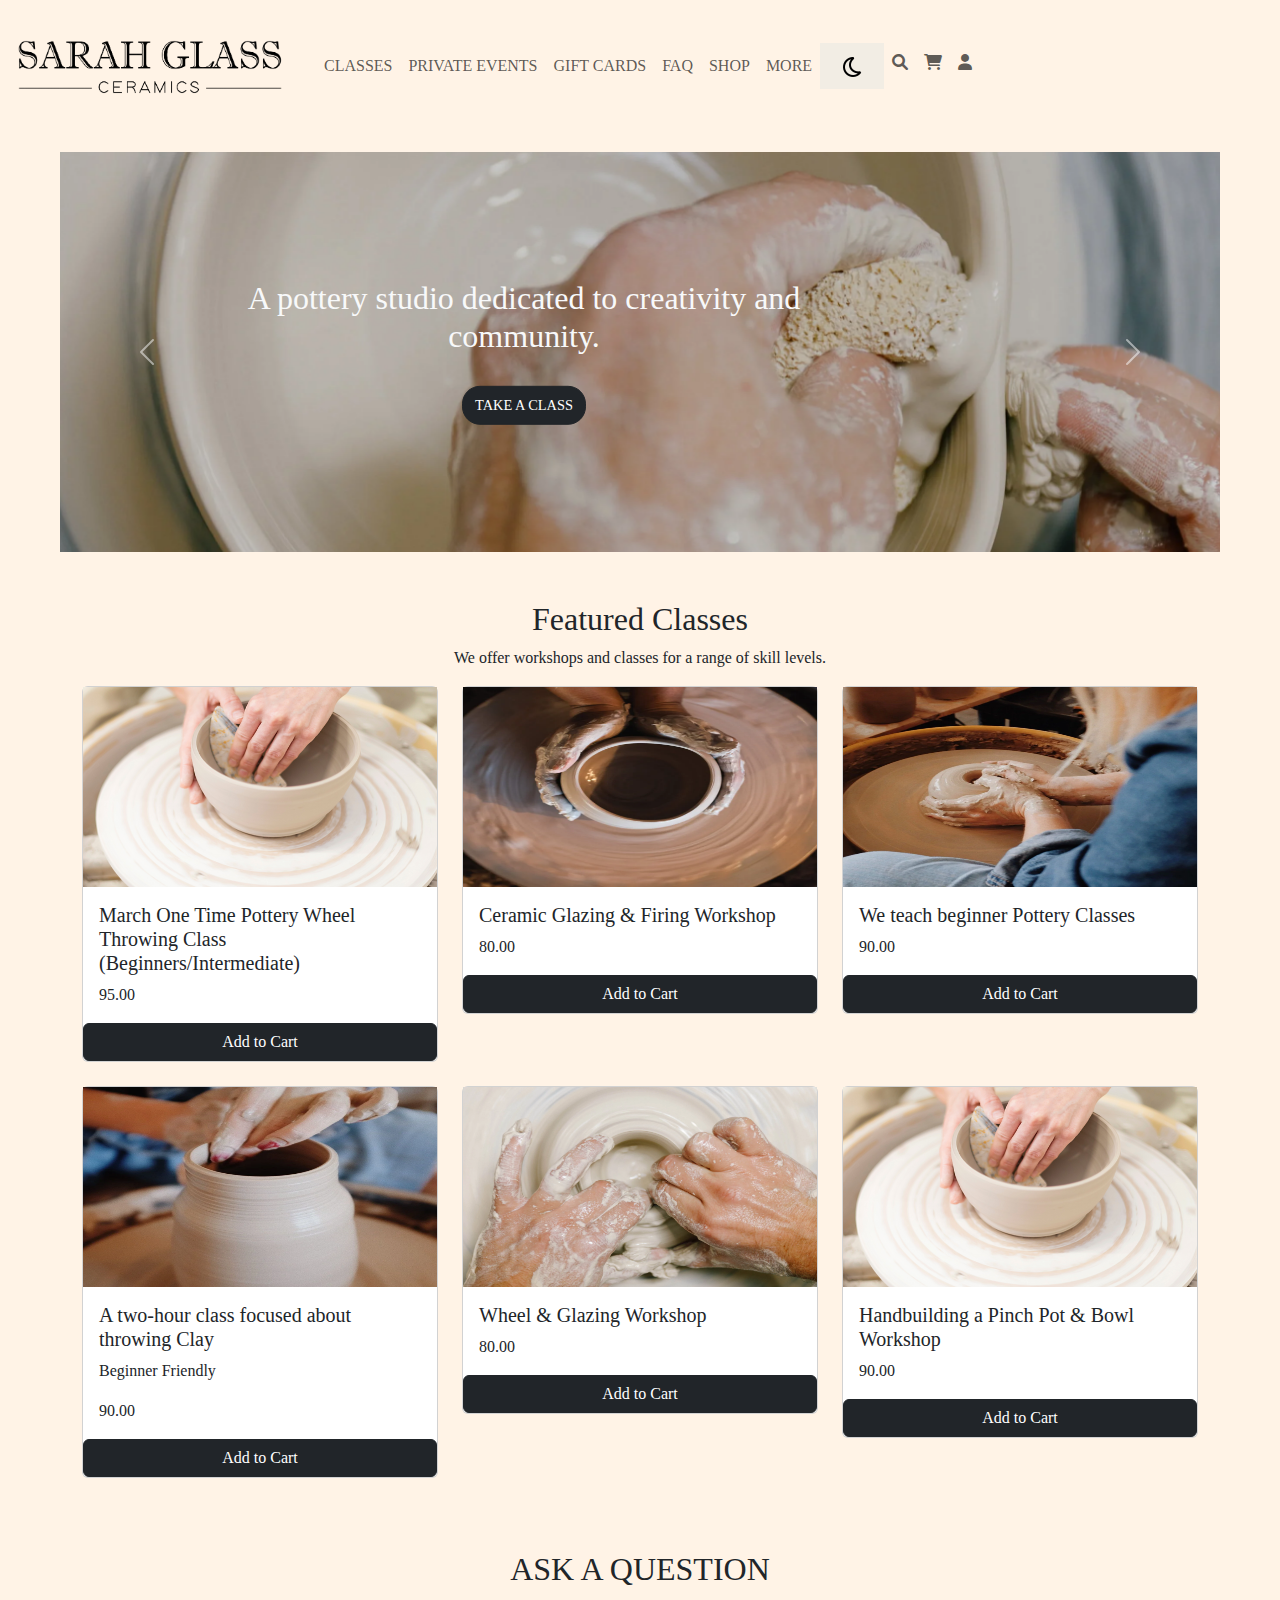
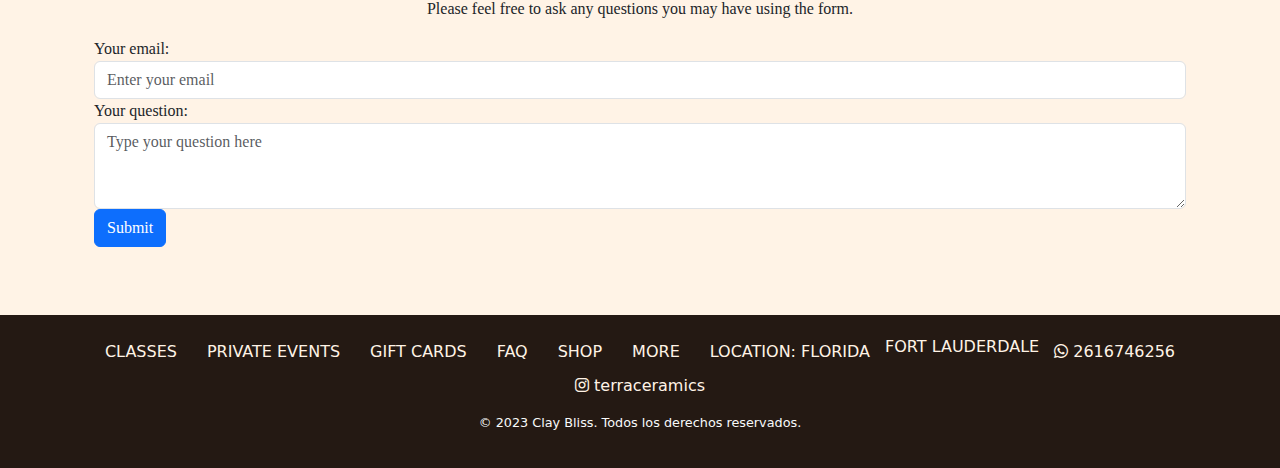
<file: index.html>
<!doctype html>
<html lang="es">
  <head>
    <meta charset="utf-8">
    <meta name="viewport" content="width=device-width, initial-scale=1">
    <title>Bootstrap demo</title>
    <link rel="stylesheet" href="style.css">
    <link rel="stylesheet" href="https://cdnjs.cloudflare.com/ajax/libs/font-awesome/6.0.0-beta3/css/all.min.css">  
    <link rel="stylesheet" href="https://fonts.google.com/specimen/Poppins?query=Poppins">
    <link href="https://cdn.jsdelivr.net/npm/bootstrap@5.3.3/dist/css/bootstrap.min.css" rel="stylesheet" integrity="sha384-QWTKZyjpPEjISv5WaRU9OFeRpok6YctnYmDr5pNlyT2bRjXh0JMhjY6hW+ALEwIH" crossorigin="anonymous">
  </head>

  <body>
    <div class="container-padre">
        <header class="bg-light">  
            <!-- Encabezado -->  
            <nav class="navbar navbar-expand-lg" id="navbar-inicial">  
                <a class="navbar-brand" href="#">  
                    <img class="logo" src="./imagenes/Logo.png" alt="Logo" width="300" height="auto">  
                </a>  
                <button class="navbar-toggler" type="button" data-bs-toggle="collapse" data-bs-target="#navbarNav" aria-controls="navbarNav" aria-expanded="false" aria-label="Toggle navigation">  
                    <span class="navbar-toggler-icon"></span>  
                </button>  
                <div class="collapse navbar-collapse" id="navbarNav">  
                    <ul class="navbar-nav mr-auto">  
                        <li class="nav-item"><a class="nav-link" href="#clases">CLASSES</a></li>  
                        <li class="nav-item"><a class="nav-link" href="./index5.html">PRIVATE EVENTS</a></li>  
                        <li class="nav-item"><a class="nav-link" href="./index6.html">GIFT CARDS</a></li>  
                        <li class="nav-item"><a class="nav-link" href="./index4.html">FAQ</a></li>  
                        <li class="nav-item"><a class="nav-link" href="./index7.html">SHOP</a></li>  
                        <li class="nav-item"><a class="nav-link" href="#more">MORE</a></li>  
                    </ul>  
                    <div class="navbar-nav">  
                        <button id="modo-oscuro-claro" aria-label="Cambiar entre modo claro y oscuro">  
                            <img id="modo-icono" src="./imagenes/dark mode.png" alt="Modo Oscuro" />  
                        </button>  
                        <a class="nav-link" href="#"><i class="fas fa-search"></i></a>  
                        <a class="nav-link" href="#" id="toggle-carrito"><i class="fas fa-shopping-cart"></i></a>  
                        <a class="nav-link" href="./index3.html"><i class="fas fa-user"></i></a>  
                        <div id="carrito" class="carrito">  
                            <h2>Carrito de Compras</h2>  
                            <ul id="carrito-lista"></ul>  
                            <p id="total">Total: \$0</p>  
                            <button id="cerrar-carrito" class="btn btn-danger">Cerrar</button>  
                            <button id="limpiar-carrito" class="btn btn-warning">Limpiar Carrito</button> <!-- Botón de limpiar -->  
                            <button id="comprar-carrito" class="btn btn-success">Comprar</button>
                        </div> 
                    </div>  
                </div>   
            </nav>   
        </header>  
    <section class="carrusel" > <!-- Contenido de Carrusel -->
        <div class = "col-sm-8 col-md-12 col-lg-16">
            <div id="carouselExampleFade" class="carousel slide carousel-fade">
                <div class="carousel-inner">
                  <div class="carousel-item active">
                    <img src="./imagenes/FOTO 1.jpg" class="d-block w-100 fotocarrusel" alt="...">
                    <div class="overlay text-center">  
                        <h4>A pottery studio dedicated to creativity and community.</h4>  
                        <a href="./index2.html" class="btn btn-dark">TAKE A CLASS</a>  
                    </div>  
                  </div>
                  <div class="carousel-item">
                    <img src="./imagenes/Foto carrusel1.jpg" class="d-block w-100 fotocarrusel" alt="...">
                  </div>
                  <div class="carousel-item">
                    <img src="./imagenes/foto carrusel2.jpg" class="d-block w-100 fotocarrusel" alt="...">
                  </div>
                  <div class="carousel-item">
                    <img src="./imagenes/foto carrusel3.jpg" class="d-block w-100 fotocarrusel" alt="...">
                  </div>
                </div>
                <button class="carousel-control-prev" type="button" data-bs-target="#carouselExampleFade" data-bs-slide="prev">
                  <span class="carousel-control-prev-icon" aria-hidden="true"></span>
                  <span class="visually-hidden">Previous</span>
                </button>
                <button class="carousel-control-next" type="button" data-bs-target="#carouselExampleFade" data-bs-slide="next">
                  <span class="carousel-control-next-icon" aria-hidden="true"></span>
                  <span class="visually-hidden">Next</span>
                </button>
              </div>
        </div>
        <div class="container my-5" id = "clases">  
            <h2 class="text-center">Featured Classes</h2>  
            <p class="text-center">We offer workshops and classes for a range of skill levels.</p>  
            <div class="row">  
                <!-- Clase1 -->  
                <div class="col-md-4 mb-4">  
                    <div class="card">  
                        <img class="img" src="./imagenes/Banner2.jpg" alt="">  
                        <div class="card-body">  
                            <h5 class="card-title">March One Time Pottery Wheel Throwing Class (Beginners/Intermediate)</h5>  
                            <p class="card-text">95.00</p>  
                        </div>  
                        <a href="#" class="btn btn-dark agregar-al-carrito">Add to Cart</a>  
                    </div>  
                </div>  
                <!-- Clase2 -->  
                <div class="col-md-4 mb-4">  
                    <div class="card">  
                        <img class="img" src="./imagenes/s834143412108680506_p146_i12_w816.jpg" alt="">  
                        <div class="card-body">  
                            <h5 class="card-title">Ceramic Glazing & Firing Workshop</h5>  
                            <p class="card-text">80.00</p>  
                        </div>  
                        <a href="#" class="btn btn-dark agregar-al-carrito">Add to Cart</a>  
                    </div>  
                </div>  
                <!-- Clase3 -->  
                <div class="col-md-4 mb-4">  
                    <div class="card">  
                        <img class="img" src="./imagenes/s834143412108680506_p415_i1_w1242.jpg" alt="">  
                        <div class="card-body">  
                            <h5 class="card-title">We teach beginner Pottery Classes</h5>  
                            <p class="card-text">90.00</p>  
                        </div>  
                        <a href="#" class="btn btn-dark agregar-al-carrito">Add to Cart</a>  
                    </div>  
                </div>  
                <!-- Clase4 -->  
                <div class="col-md-4 mb-4">  
                    <div class="card">  
                        <img class="img" src="./imagenes/s834143412108680506_p415_i3_w1080.jpg" alt="">  
                        <div class="card-body">  
                            <h5 class="card-title">A two-hour class focused about throwing Clay</h5>  
                            <p class="card-text">Beginner Friendly</p>  
                            <p class="card-text">90.00</p>  
                        </div>  
                        <a href="#" class="btn btn-dark agregar-al-carrito">Add to Cart</a>  
                    </div>  
                </div>  
                <!-- Clase5 -->  
                <div class="col-md-4 mb-4">  
                    <div class="card">  
                        <img class="img" src="./imagenes/s834143412108680506_p421_i1_w2300.jpg" alt="">  
                        <div class="card-body">  
                            <h5 class="card-title">Wheel & Glazing Workshop</h5>  
                            <p class="card-text">80.00</p>  
                        </div>  
                        <a href="#" class="btn btn-dark agregar-al-carrito">Add to Cart</a>  
                    </div>  
                </div>  
                <!-- Clase6 -->  
                <div class="col-md-4 mb-4">  
                    <div class="card">  
                        <img class="img" src="./imagenes/Banner2.jpg" alt="">  
                        <div class="card-body">  
                            <h5 class="card-title">Handbuilding a Pinch Pot & Bowl Workshop</h5>  
                            <p class="card-text">90.00</p>  
                        </div>  
                        <a href="#" class="btn btn-dark agregar-al-carrito">Add to Cart</a>  
                    </div>  
                </div>  
            </div>   
     
        <div class="container my-5" id = "more">  
            <h2 class="text-center">ASK A QUESTION</h2>  
            <p class="text-center">Please feel free to ask any questions you may have using the form.</p>  
            <form>  
                <div class="form-group">  
                    <label for="email">Your email:</label>  
                    <input type="email" class="form-control" id="email" placeholder="Enter your email" required>  
                </div>  
                <div class="form-group">  
                    <label for="question">Your question:</label>  
                    <textarea class="form-control" id="question" rows="3" placeholder="Type your question here" required></textarea>  
                </div>  
                <button type="submit" class="btn btn-primary">Submit</button>  
            </form>  
        </div>  
    </section>
</div>
<footer class="footer">  
    <div class="footer-content">  

        <nav class="nav-links">  
            <a href="#">CLASSES</a>  
            <a href="#">PRIVATE EVENTS</a>  
            <a href="#">GIFT CARDS</a>  
            <a href="#">FAQ</a>  
            <a href="#">SHOP</a>  
            <a href="#">MORE</a>  
            <a href="https://maps.app.goo.gl/x5RfNmLGuk3n5J3i9">LOCATION: FLORIDA</a>  
            <span>FORT LAUDERDALE</span>  
            <a href="https://wa.me/2616746256" class="contact-link">  
                <i class="fab fa-whatsapp"></i> 2616746256  
            </a>  
            <a href="https://www.instagram.com/terraceramics/" class="contact-link">  
                <i class="fab fa-instagram"></i> terraceramics  
            </a>  
        </nav>  
    </div>   
    <p>&copy; 2023 Clay Bliss. Todos los derechos reservados.</p>  
</footer>
<script src="script.js"></script>
    <script src="https://cdn.jsdelivr.net/npm/bootstrap@5.3.3/dist/js/bootstrap.bundle.min.js" integrity="sha384-YvpcrYf0tY3lHB60NNkmXc5s9fDVZLESaAA55NDzOxhy9GkcIdslK1eN7N6jIeHz" crossorigin="anonymous"></script>
  </body>
</html>
</file>
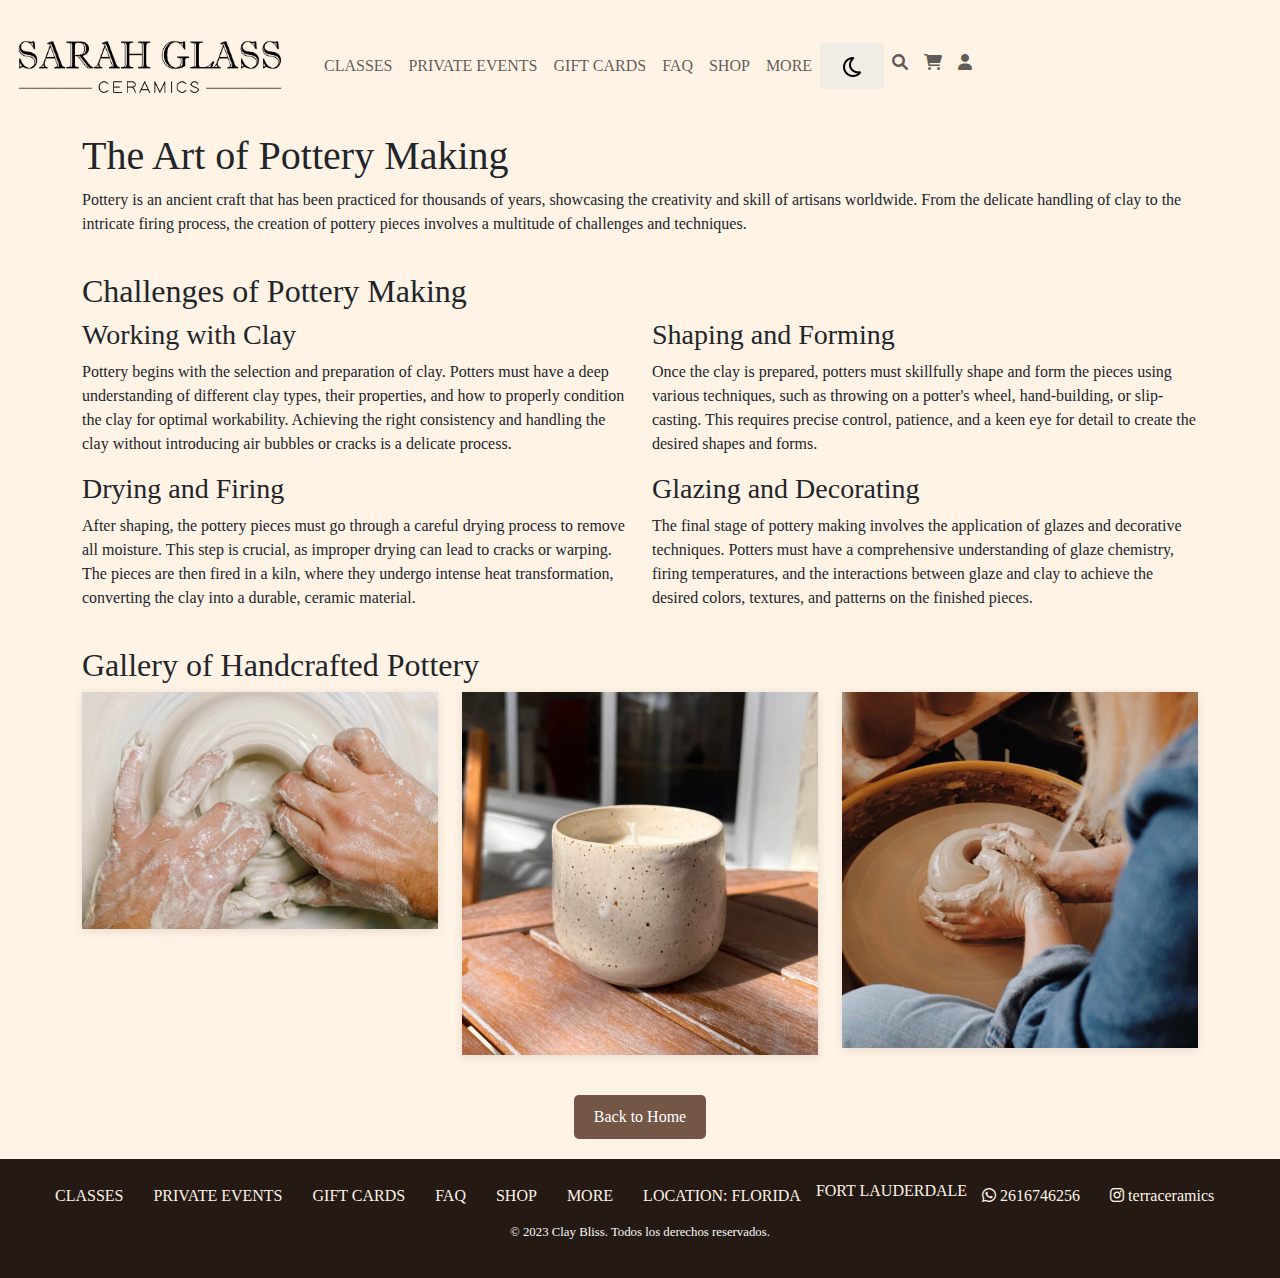
<file: index2.html>
<!DOCTYPE html> 
<html lang="en">
    <head>
        <meta charset="utf-8">
        <meta name="viewport" content="width=device-width, initial-scale=1">
        <title>Bootstrap demo</title>
        <link rel="stylesheet" href="style.css">
        <link rel="stylesheet" href="https://cdnjs.cloudflare.com/ajax/libs/font-awesome/6.0.0-beta3/css/all.min.css">  
        <link rel="stylesheet" href="https://fonts.google.com/specimen/Poppins?query=Poppins">
        <link href="https://cdn.jsdelivr.net/npm/bootstrap@5.3.3/dist/css/bootstrap.min.css" rel="stylesheet" integrity="sha384-QWTKZyjpPEjISv5WaRU9OFeRpok6YctnYmDr5pNlyT2bRjXh0JMhjY6hW+ALEwIH" crossorigin="anonymous">
      </head>
<body>
    <div class="container-padre">
        <header class="bg-light">  
            <!-- Encabezado -->  
            <nav class="navbar navbar-expand-lg" id="navbar-inicial">  
                <a class="navbar-brand" href="#">  
                    <img class="logo" src="./imagenes/Logo.png" alt="Logo" width="300" height="auto">  
                </a>  
                <button class="navbar-toggler" type="button" data-bs-toggle="collapse" data-bs-target="#navbarNav" aria-controls="navbarNav" aria-expanded="false" aria-label="Toggle navigation">  
                    <span class="navbar-toggler-icon"></span>  
                </button>  
                <div class="collapse navbar-collapse" id="navbarNav">  
                    <ul class="navbar-nav mr-auto">  
                        <li class="nav-item"><a class="nav-link" href="#clases">CLASSES</a></li>  
                        <li class="nav-item"><a class="nav-link" href="./index5.html">PRIVATE EVENTS</a></li>  
                        <li class="nav-item"><a class="nav-link" href="./index6.html">GIFT CARDS</a></li>  
                        <li class="nav-item"><a class="nav-link" href="./index4.html">FAQ</a></li>  
                        <li class="nav-item"><a class="nav-link" href="./index7.html">SHOP</a></li>  
                        <li class="nav-item"><a class="nav-link" href="#more">MORE</a></li>  
                    </ul>  
                    <div class="navbar-nav">  
                        <button id="modo-oscuro-claro" aria-label="Cambiar entre modo claro y oscuro">  
                            <img id="modo-icono" src="./imagenes/dark mode.png" alt="Modo Oscuro" />  
                        </button>  
                        <a class="nav-link" href="#"><i class="fas fa-search"></i></a>  
                        <a class="nav-link" href="#" id="toggle-carrito"><i class="fas fa-shopping-cart"></i></a>  
                        <a class="nav-link" href="./index3.html"><i class="fas fa-user"></i></a>  
                        <div id="carrito" class="carrito">  
                            <h2>Carrito de Compras</h2>  
                            <ul id="carrito-lista"></ul>  
                            <p id="total">Total: \$0</p>  
                            <button id="cerrar-carrito" class="btn btn-danger">Cerrar</button>  
                            <button id="limpiar-carrito" class="btn btn-warning">Limpiar Carrito</button> <!-- Botón de limpiar --> 
                            <button id="comprar-carrito" class="btn btn-success">Comprar</button> 
                        </div> 
                    </div>  
                </div>   
            </nav>   
        </header>  
    
  
            <div class="container">
                <h1>The Art of Pottery Making</h1>
                <p>Pottery is an ancient craft that has been practiced for thousands of years, showcasing the creativity and skill of artisans worldwide. From the delicate handling of clay to the intricate firing process, the creation of pottery pieces involves a multitude of challenges and techniques.</p>
            </div>
      
    

            <div class="container">
                <h2>Challenges of Pottery Making</h2>
                <div class="row">
                    <div class="col-md-6">
                        <h3>Working with Clay</h3>
                        <p>Pottery begins with the selection and preparation of clay. Potters must have a deep understanding of different clay types, their properties, and how to properly condition the clay for optimal workability. Achieving the right consistency and handling the clay without introducing air bubbles or cracks is a delicate process.</p>
                    </div>
                    <div class="col-md-6">
                        <h3>Shaping and Forming</h3>
                        <p>Once the clay is prepared, potters must skillfully shape and form the pieces using various techniques, such as throwing on a potter's wheel, hand-building, or slip-casting. This requires precise control, patience, and a keen eye for detail to create the desired shapes and forms.</p>
                    </div>
                </div>
                <div class="row">
                    <div class="col-md-6">
                        <h3>Drying and Firing</h3>
                        <p>After shaping, the pottery pieces must go through a careful drying process to remove all moisture. This step is crucial, as improper drying can lead to cracks or warping. The pieces are then fired in a kiln, where they undergo intense heat transformation, converting the clay into a durable, ceramic material.</p>
                    </div>
                    <div class="col-md-6">
                        <h3>Glazing and Decorating</h3>
                        <p>The final stage of pottery making involves the application of glazes and decorative techniques. Potters must have a comprehensive understanding of glaze chemistry, firing temperatures, and the interactions between glaze and clay to achieve the desired colors, textures, and patterns on the finished pieces.</p>
                    </div>
                </div>
            </div>

    
   
            <div class="container">
                <h2>Gallery of Handcrafted Pottery</h2>
                <div class="row">
                    <div class="col-md-4">
                        <img src="./imagenes/s834143412108680506_p421_i1_w2300.jpg" alt="Pottery Piece 1" class="img-fluid">
                    </div>
                    <div class="col-md-4">
                        <img src="./imagenes/s834143412108680506_p293_i3_w1200.jpg" alt="Pottery Piece 2" class="img-fluid">
                    </div>
                    <div class="col-md-4">
                        <img src="./imagenes/s834143412108680506_p415_i1_w1242.jpg" alt="Pottery Piece 3" class="img-fluid">
                    </div>
                </div>
            </div>

            <div class="container text-center">  <!-- Centrar el botón -->  
                <a href="index.html" id="btn-volver" >Back to Home</a> <!-- Botón de regreso -->  
            </div>  
            <footer class="footer">  
                <div class="footer-content">  
            
                    <nav class="nav-links">  
                        <a href="#">CLASSES</a>  
                        <a href="#">PRIVATE EVENTS</a>  
                        <a href="#">GIFT CARDS</a>  
                        <a href="#">FAQ</a>  
                        <a href="#">SHOP</a>  
                        <a href="#">MORE</a>  
                        <a href="https://maps.app.goo.gl/x5RfNmLGuk3n5J3i9">LOCATION: FLORIDA</a>  
                        <span>FORT LAUDERDALE</span>  
                        <a href="https://wa.me/2616746256" class="contact-link">  
                            <i class="fab fa-whatsapp"></i> 2616746256  
                        </a>  
                        <a href="https://www.instagram.com/terraceramics/" class="contact-link">  
                            <i class="fab fa-instagram"></i> terraceramics  
                        </a>  
                    </nav>  
                </div>   
                <p>&copy; 2023 Clay Bliss. Todos los derechos reservados.</p>  
            </footer>
</div>
    <script src="script.js"></script>
        <script src="https://cdn.jsdelivr.net/npm/bootstrap@5.3.3/dist/js/bootstrap.bundle.min.js" integrity="sha384-YvpcrYf0tY3lHB60NNkmXc5s9fDVZLESaAA55NDzOxhy9GkcIdslK1eN7N6jIeHz" crossorigin="anonymous"></script>
</body>
</file>
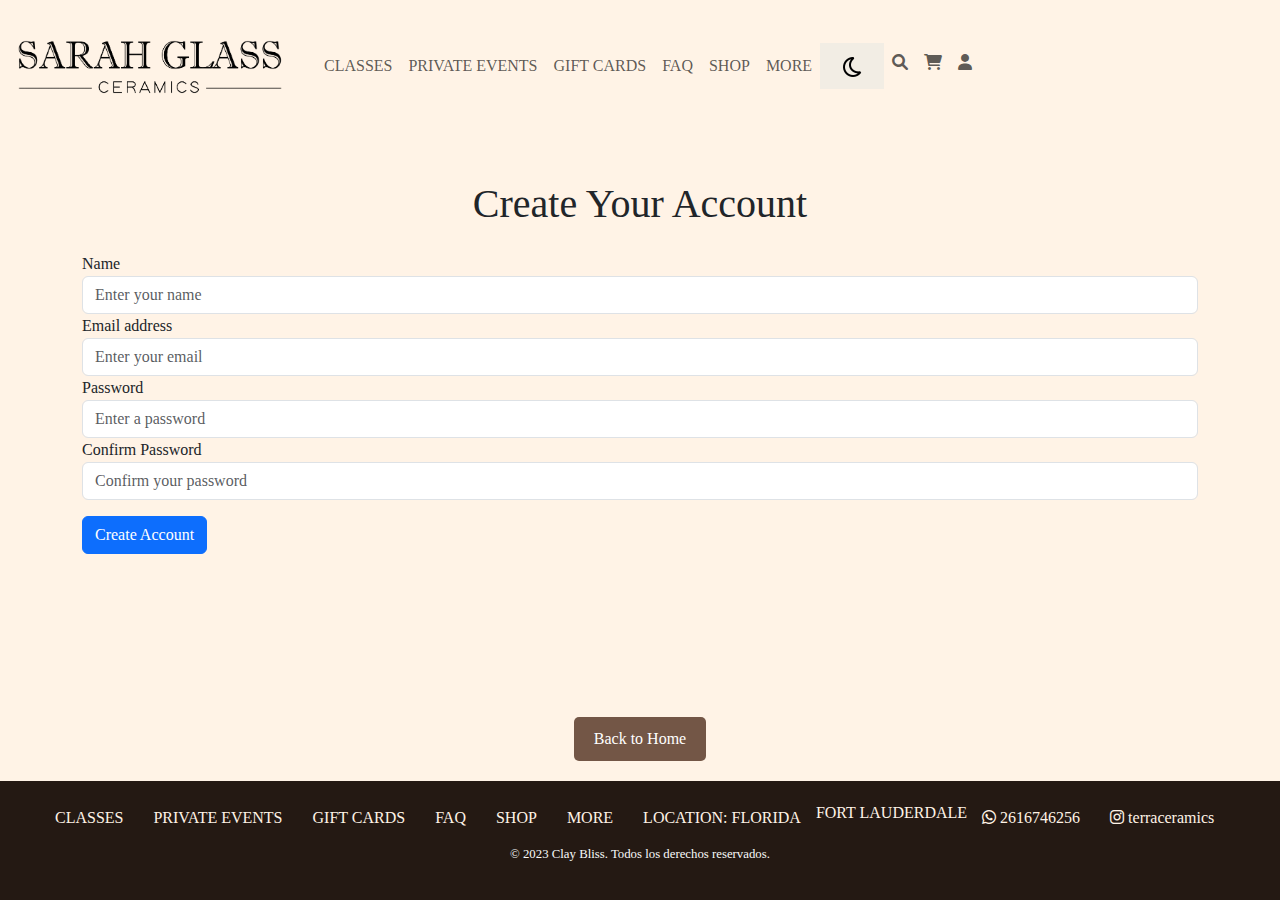
<file: index3.html>
<!DOCTYPE html>
<html lang="en">
<head>
    <meta charset="utf-8">
    <meta name="viewport" content="width=device-width, initial-scale=1">
    <title>User Registration</title>
    <link rel="stylesheet" href="style.css">
    <link rel="stylesheet" href="https://cdnjs.cloudflare.com/ajax/libs/font-awesome/6.0.0-beta3/css/all.min.css">
    <link rel="stylesheet" href="https://fonts.google.com/specimen/Poppins?query=Poppins">
    <link href="https://cdn.jsdelivr.net/npm/bootstrap@5.3.3/dist/css/bootstrap.min.css" rel="stylesheet" integrity="sha384-QWTKZyjpPEjISv5WaRU9OFeRpok6YctnYmDr5pNlyT2bRjXh0JMhjY6hW+ALEwIH" crossorigin="anonymous">
</head>
<body>
    <div class="container-padre">
        <header class="bg-light">  
            <!-- Encabezado -->  
            <nav class="navbar navbar-expand-lg" id="navbar-inicial">  
                <a class="navbar-brand" href="#">  
                    <img class="logo" src="./imagenes/Logo.png" alt="Logo" width="300" height="auto">  
                </a>  
                <button class="navbar-toggler" type="button" data-bs-toggle="collapse" data-bs-target="#navbarNav" aria-controls="navbarNav" aria-expanded="false" aria-label="Toggle navigation">  
                    <span class="navbar-toggler-icon"></span>  
                </button>  
                <div class="collapse navbar-collapse" id="navbarNav">  
                    <ul class="navbar-nav mr-auto">  
                        <li class="nav-item"><a class="nav-link" href="#clases">CLASSES</a></li>  
                        <li class="nav-item"><a class="nav-link" href="./index5.html">PRIVATE EVENTS</a></li>  
                        <li class="nav-item"><a class="nav-link" href="./index6.html">GIFT CARDS</a></li>  
                        <li class="nav-item"><a class="nav-link" href="./index4.html">FAQ</a></li>  
                        <li class="nav-item"><a class="nav-link" href="./index7.html">SHOP</a></li>  
                        <li class="nav-item"><a class="nav-link" href="#more">MORE</a></li>  
                    </ul>  
                    <div class="navbar-nav">  
                        <button id="modo-oscuro-claro" aria-label="Cambiar entre modo claro y oscuro">  
                            <img id="modo-icono" src="./imagenes/dark mode.png" alt="Modo Oscuro" />  
                        </button>  
                        <a class="nav-link" href="#"><i class="fas fa-search"></i></a>  
                        <a class="nav-link" href="#" id="toggle-carrito"><i class="fas fa-shopping-cart"></i></a>  
                        <a class="nav-link" href="./index3.html"><i class="fas fa-user"></i></a>  
                        <div id="carrito" class="carrito">  
                            <h2>Carrito de Compras</h2>  
                            <ul id="carrito-lista"></ul>  
                            <p id="total">Total: \$0</p>  
                            <button id="cerrar-carrito" class="btn btn-danger">Cerrar</button>  
                            <button id="limpiar-carrito" class="btn btn-warning">Limpiar Carrito</button> <!-- Botón de limpiar -->  
                            <button id="comprar-carrito" class="btn btn-success">Comprar</button>
                        </div> 
                    </div>  
                </div>   
            </nav>   
        </header>  

        <main>
            <div class="container mt-5">
                <h1 class="text-center mb-4">Create Your Account</h1>
                <form>
                    <div class="form-group">
                        <label for="name">Name</label>
                        <input type="text" class="form-control" id="name" placeholder="Enter your name">
                    </div>
                    <div class="form-group">
                        <label for="email">Email address</label>
                        <input type="email" class="form-control" id="email" placeholder="Enter your email">
                    </div>
                    <div class="form-group">
                        <label for="password">Password</label>
                        <input type="password" class="form-control" id="password" placeholder="Enter a password">
                    </div>
                    <div class="form-group">
                        <label for="confirmPassword">Confirm Password</label>
                        <input type="password" class="form-control" id="confirmPassword" placeholder="Confirm your password">
                    </div>
                    <button type="submit" class="btn btn-primary mt-3">Create Account</button>
                </form>
            </div>
        </main>

        <div class="container text-center">
            <a href="index.html" id="btn-volver">Back to Home</a>
        </div>
        <footer class="footer">  
            <div class="footer-content">  
        
                <nav class="nav-links">  
                    <a href="#">CLASSES</a>  
                    <a href="#">PRIVATE EVENTS</a>  
                    <a href="#">GIFT CARDS</a>  
                    <a href="#">FAQ</a>  
                    <a href="#">SHOP</a>  
                    <a href="#">MORE</a>  
                    <a href="https://maps.app.goo.gl/x5RfNmLGuk3n5J3i9">LOCATION: FLORIDA</a>  
                    <span>FORT LAUDERDALE</span>  
                    <a href="https://wa.me/2616746256" class="contact-link">  
                        <i class="fab fa-whatsapp"></i> 2616746256  
                    </a>  
                    <a href="https://www.instagram.com/terraceramics/" class="contact-link">  
                        <i class="fab fa-instagram"></i> terraceramics  
                    </a>  
                </nav>  
            </div>   
            <p>&copy; 2023 Clay Bliss. Todos los derechos reservados.</p>  
        </footer>
    </div>

    <script src="script.js"></script>
    <script src="https://cdn.jsdelivr.net/npm/bootstrap@5.3.3/dist/js/bootstrap.bundle.min.js" integrity="sha384-YvpcrYf0tY3lHB60NNkmXc5s9fDVZLESaAA55NDzOxhy9GkcIdslK1eN7N6jIeHz" crossorigin="anonymous"></script>
</body>
</html>
</file>
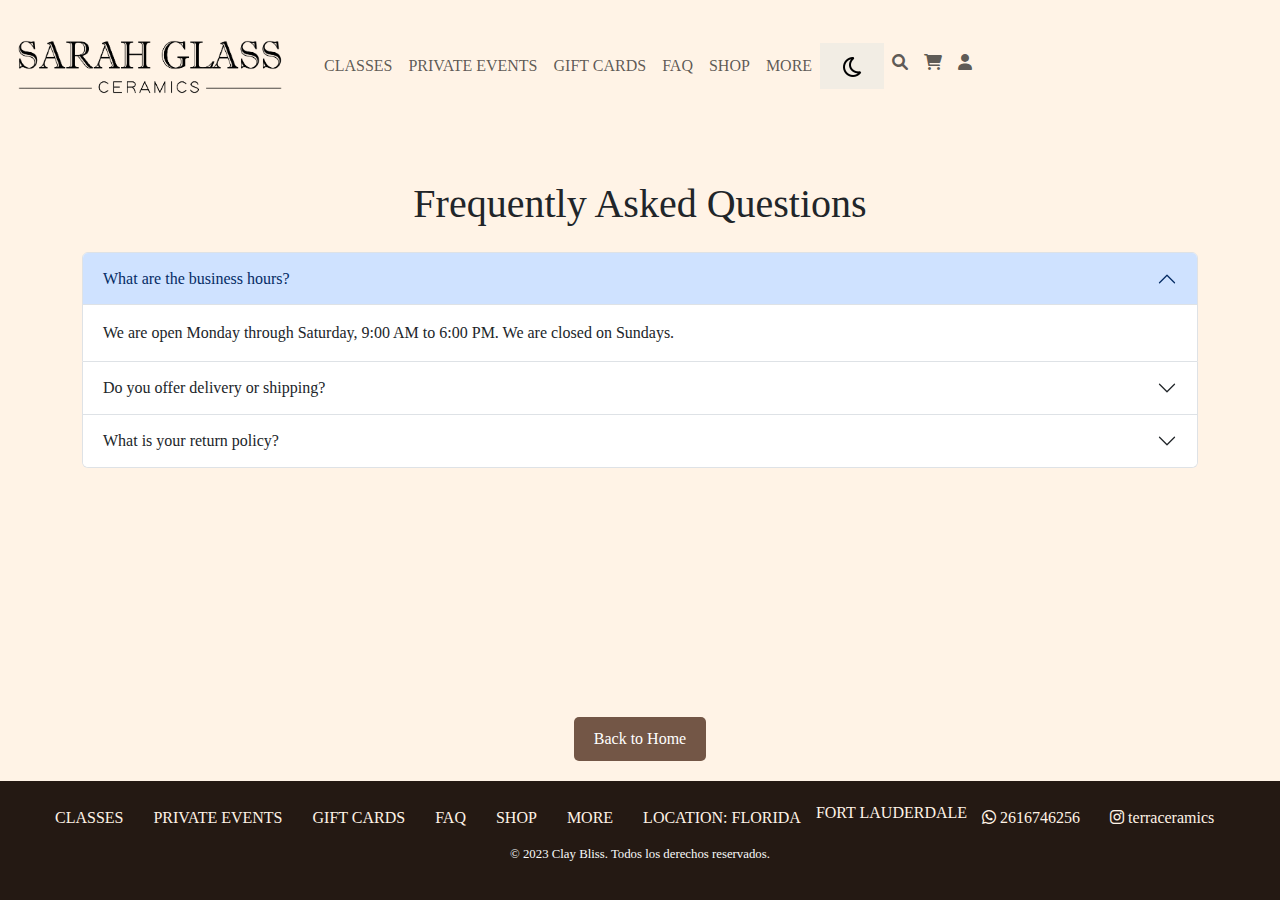
<file: index4.html>
<!DOCTYPE html>
<html lang="en">
<head>
    <meta charset="utf-8">
    <meta name="viewport" content="width=device-width, initial-scale=1">
    <title>FAQs</title>
    <link rel="stylesheet" href="style.css">
    <link rel="stylesheet" href="https://cdnjs.cloudflare.com/ajax/libs/font-awesome/6.0.0-beta3/css/all.min.css">
    <link rel="stylesheet" href="https://fonts.google.com/specimen/Poppins?query=Poppins">
    <link href="https://cdn.jsdelivr.net/npm/bootstrap@5.3.3/dist/css/bootstrap.min.css" rel="stylesheet" integrity="sha384-QWTKZyjpPEjISv5WaRU9OFeRpok6YctnYmDr5pNlyT2bRjXh0JMhjY6hW+ALEwIH" crossorigin="anonymous">
</head>
<body>
    <div class="container-padre">
        <header class="bg-light">  
            <!-- Encabezado -->  
            <nav class="navbar navbar-expand-lg" id="navbar-inicial">  
                <a class="navbar-brand" href="#">  
                    <img class="logo" src="./imagenes/Logo.png" alt="Logo" width="300" height="auto">  
                </a>  
                <button class="navbar-toggler" type="button" data-bs-toggle="collapse" data-bs-target="#navbarNav" aria-controls="navbarNav" aria-expanded="false" aria-label="Toggle navigation">  
                    <span class="navbar-toggler-icon"></span>  
                </button>  
                <div class="collapse navbar-collapse" id="navbarNav">  
                    <ul class="navbar-nav mr-auto">  
                        <li class="nav-item"><a class="nav-link" href="#clases">CLASSES</a></li>  
                        <li class="nav-item"><a class="nav-link" href="./index5.html">PRIVATE EVENTS</a></li>  
                        <li class="nav-item"><a class="nav-link" href="./index6.html">GIFT CARDS</a></li>  
                        <li class="nav-item"><a class="nav-link" href="./index4.html">FAQ</a></li>  
                        <li class="nav-item"><a class="nav-link" href="./index7.html">SHOP</a></li>  
                        <li class="nav-item"><a class="nav-link" href="#more">MORE</a></li>  
                    </ul>  
                    <div class="navbar-nav">  
                        <button id="modo-oscuro-claro" aria-label="Cambiar entre modo claro y oscuro">  
                            <img id="modo-icono" src="./imagenes/dark mode.png" alt="Modo Oscuro" />  
                        </button>  
                        <a class="nav-link" href="#"><i class="fas fa-search"></i></a>  
                        <a class="nav-link" href="#" id="toggle-carrito"><i class="fas fa-shopping-cart"></i></a>  
                        <a class="nav-link" href="./index3.html"><i class="fas fa-user"></i></a>  
                        <div id="carrito" class="carrito">  
                            <h2>Carrito de Compras</h2>  
                            <ul id="carrito-lista"></ul>  
                            <p id="total">Total: \$0</p>  
                            <button id="cerrar-carrito" class="btn btn-danger">Cerrar</button>  
                            <button id="limpiar-carrito" class="btn btn-warning">Limpiar Carrito</button> <!-- Botón de limpiar -->  
                        </div> 
                    </div>  
                </div>   
            </nav>   
        </header>  

        <main>
            <div class="container mt-5">
                <h1 class="text-center mb-4">Frequently Asked Questions</h1>
                <div class="accordion" id="faq-accordion">
                    <div class="accordion-item">
                        <h2 class="accordion-header" id="heading1">
                            <button class="accordion-button" type="button" data-bs-toggle="collapse" data-bs-target="#collapse1" aria-expanded="true" aria-controls="collapse1">
                                What are the business hours?
                            </button>
                        </h2>
                        <div id="collapse1" class="accordion-collapse collapse show" aria-labelledby="heading1" data-bs-parent="#faq-accordion">
                            <div class="accordion-body">
                                We are open Monday through Saturday, 9:00 AM to 6:00 PM. We are closed on Sundays.
                            </div>
                        </div>
                    </div>
                    <div class="accordion-item">
                        <h2 class="accordion-header" id="heading2">
                            <button class="accordion-button collapsed" type="button" data-bs-toggle="collapse" data-bs-target="#collapse2" aria-expanded="false" aria-controls="collapse2">
                                Do you offer delivery or shipping?
                            </button>
                        </h2>
                        <div id="collapse2" class="accordion-collapse collapse" aria-labelledby="heading2" data-bs-parent="#faq-accordion">
                            <div class="accordion-body">
                                Yes, we offer both local delivery and nationwide shipping. Delivery is available for orders over $50 within a 10-mile radius for a flat rate of $10. Shipping is available for all orders with a flat rate of $15 for the continental United States.
                            </div>
                        </div>
                    </div>
                    <div class="accordion-item">
                        <h2 class="accordion-header" id="heading3">
                            <button class="accordion-button collapsed" type="button" data-bs-toggle="collapse" data-bs-target="#collapse3" aria-expanded="false" aria-controls="collapse3">
                                What is your return policy?
                            </button>
                        </h2>
                        <div id="collapse3" class="accordion-collapse collapse" aria-labelledby="heading3" data-bs-parent="#faq-accordion">
                            <div class="accordion-body">
                                We accept returns within 30 days of purchase. Items must be in unused condition with all original tags and packaging. Refunds will be issued as store credit, which can be used for future purchases.
                            </div>
                        </div>
                    </div>
                </div>
            </div>
        </main>

        <div class="container text-center">
            <a href="index.html" id="btn-volver">Back to Home</a>
        </div>
        <footer class="footer">  
            <div class="footer-content">  
        
                <nav class="nav-links">  
                    <a href="#">CLASSES</a>  
                    <a href="#">PRIVATE EVENTS</a>  
                    <a href="#">GIFT CARDS</a>  
                    <a href="#">FAQ</a>  
                    <a href="#">SHOP</a>  
                    <a href="#">MORE</a>  
                    <a href="https://maps.app.goo.gl/x5RfNmLGuk3n5J3i9">LOCATION: FLORIDA</a>  
                    <span>FORT LAUDERDALE</span>  
                    <a href="https://wa.me/2616746256" class="contact-link">  
                        <i class="fab fa-whatsapp"></i> 2616746256  
                    </a>  
                    <a href="https://www.instagram.com/terraceramics/" class="contact-link">  
                        <i class="fab fa-instagram"></i> terraceramics  
                    </a>  
                </nav>  
            </div>   
            <p>&copy; 2023 Clay Bliss. Todos los derechos reservados.</p>  
        </footer>
    </div>

    <script src="script.js"></script>
    <script src="https://cdn.jsdelivr.net/npm/bootstrap@5.3.3/dist/js/bootstrap.bundle.min.js" integrity="sha384-YvpcrYf0tY3lHB60NNkmXc5s9fDVZLESaAA55NDzOxhy9GkcIdslK1eN7N6jIeHz" crossorigin="anonymous"></script>
</body>
</html>
</file>
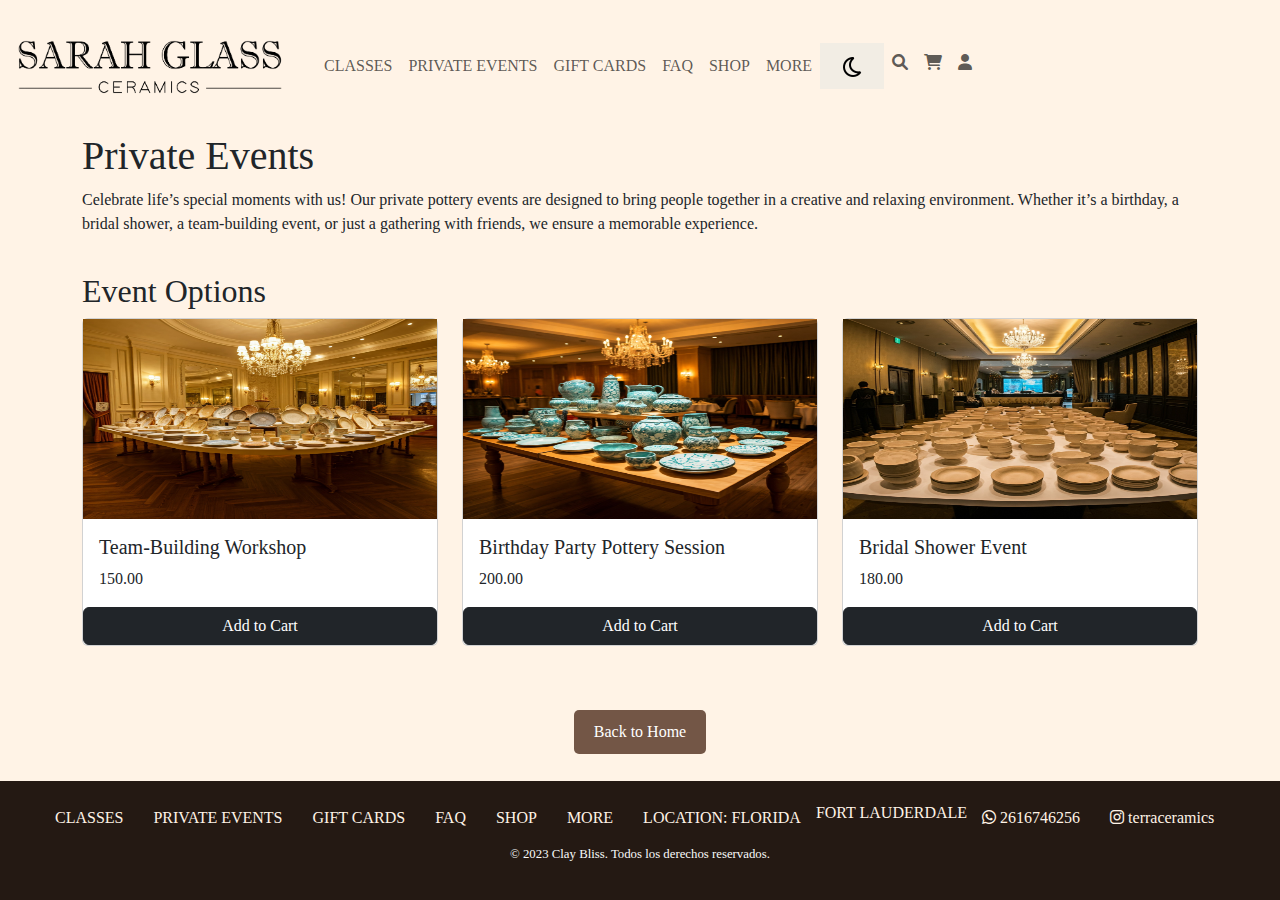
<file: index5.html>
<!DOCTYPE html>
<html lang="en">
    <head>
        <meta charset="utf-8">
        <meta name="viewport" content="width=device-width, initial-scale=1">
        <title>Private Events</title>
        <link rel="stylesheet" href="style.css">
        <link rel="stylesheet" href="https://cdnjs.cloudflare.com/ajax/libs/font-awesome/6.0.0-beta3/css/all.min.css">
        <link rel="stylesheet" href="https://fonts.google.com/specimen/Poppins?query=Poppins">
        <link href="https://cdn.jsdelivr.net/npm/bootstrap@5.3.3/dist/css/bootstrap.min.css" rel="stylesheet" integrity="sha384-QWTKZyjpPEjISv5WaRU9OFeRpok6YctnYmDr5pNlyT2bRjXh0JMhjY6hW+ALEwIH" crossorigin="anonymous">
    </head>
<body>
    <div class="container-padre">
        <header class="bg-light">  
            <!-- Encabezado -->  
            <nav class="navbar navbar-expand-lg" id="navbar-inicial">  
                <a class="navbar-brand" href="#">  
                    <img class="logo" src="./imagenes/Logo.png" alt="Logo" width="300" height="auto">  
                </a>  
                <button class="navbar-toggler" type="button" data-bs-toggle="collapse" data-bs-target="#navbarNav" aria-controls="navbarNav" aria-expanded="false" aria-label="Toggle navigation">  
                    <span class="navbar-toggler-icon"></span>  
                </button>  
                <div class="collapse navbar-collapse" id="navbarNav">  
                    <ul class="navbar-nav mr-auto">  
                        <li class="nav-item"><a class="nav-link" href="#clases">CLASSES</a></li>  
                        <li class="nav-item"><a class="nav-link" href="./index5.html">PRIVATE EVENTS</a></li>  
                        <li class="nav-item"><a class="nav-link" href="./index6.html">GIFT CARDS</a></li>  
                        <li class="nav-item"><a class="nav-link" href="./index4.html">FAQ</a></li>  
                        <li class="nav-item"><a class="nav-link" href="./index7.html">SHOP</a></li>  
                        <li class="nav-item"><a class="nav-link" href="#more">MORE</a></li>  
                    </ul>  
                    <div class="navbar-nav">  
                        <button id="modo-oscuro-claro" aria-label="Cambiar entre modo claro y oscuro">  
                            <img id="modo-icono" src="./imagenes/dark mode.png" alt="Modo Oscuro" />  
                        </button>  
                        <a class="nav-link" href="#"><i class="fas fa-search"></i></a>  
                        <a class="nav-link" href="#" id="toggle-carrito"><i class="fas fa-shopping-cart"></i></a>  
                        <a class="nav-link" href="./index3.html"><i class="fas fa-user"></i></a>  
                        <div id="carrito" class="carrito">  
                            <h2>Carrito de Compras</h2>  
                            <ul id="carrito-lista"></ul>  
                            <p id="total">Total: \$0</p>  
                            <button id="cerrar-carrito" class="btn btn-danger">Cerrar</button>  
                            <button id="limpiar-carrito" class="btn btn-warning">Limpiar Carrito</button> <!-- Botón de limpiar -->  
                            <button id="comprar-carrito" class="btn btn-success">Comprar</button>
                        </div> 
                    </div>  
                </div>   
            </nav>   
        </header>  

        <!-- Contenido Principal para Private Events -->
        <div class="container">
            <h1>Private Events</h1>
            <p>Celebrate life’s special moments with us! Our private pottery events are designed to bring people together in a creative and relaxing environment. Whether it’s a birthday, a bridal shower, a team-building event, or just a gathering with friends, we ensure a memorable experience.</p>
        </div>

        <!-- Sección de Opciones con Tarjetas -->
        <div class="container">
            <h2>Event Options</h2>
            <div class="row">
                <!-- Card 1 -->
                <div class="col-md-4 mb-4">
                    <div class="card">
                        <img class="img" src="./imagenes/private1.jpg" alt="">
                        <div class="card-body">
                            <h5 class="card-title">Team-Building Workshop</h5>
                            <p class="card-text">150.00 </p>
                        </div>
                        <a href="#" class="btn btn-dark agregar-al-carrito">Add to Cart</a>
                    </div>
                </div>
                <!-- Card 2 -->
                <div class="col-md-4 mb-4">
                    <div class="card">
                        <img class="img" src="./imagenes/private2.jpg" alt="">
                        <div class="card-body">
                            <h5 class="card-title">Birthday Party Pottery Session</h5>
                            <p class="card-text">200.00 </p>
                        </div>
                        <a href="#" class="btn btn-dark agregar-al-carrito">Add to Cart</a>
                    </div>
                </div>
                <!-- Card 3 -->
                <div class="col-md-4 mb-4">
                    <div class="card">
                        <img class="img" src="./imagenes/private3.jpg" alt="">
                        <div class="card-body">
                            <h5 class="card-title">Bridal Shower Event</h5>
                            <p class="card-text">180.00 </p>
                        </div>
                        <a href="#" class="btn btn-dark agregar-al-carrito">Add to Cart</a>
                    </div>
                </div>
            </div>
        </div>

        <!-- Botón Back to Home -->
        <div class="container text-center">
            <a href="index.html" id="btn-volver">Back to Home</a>
        </div>

        <!-- Footer Conservado -->
        <footer class="footer">
            <div class="footer-content">
                <nav class="nav-links">
                    <a href="#">CLASSES</a>
                    <a href="#">PRIVATE EVENTS</a>
                    <a href="#">GIFT CARDS</a>
                    <a href="#">FAQ</a>
                    <a href="#">SHOP</a>
                    <a href="#">MORE</a>
                    <a href="https://maps.app.goo.gl/x5RfNmLGuk3n5J3i9">LOCATION: FLORIDA</a>
                    <span>FORT LAUDERDALE</span>
                    <a href="https://wa.me/2616746256" class="contact-link">
                        <i class="fab fa-whatsapp"></i> 2616746256
                    </a>
                    <a href="https://www.instagram.com/terraceramics/" class="contact-link">
                        <i class="fab fa-instagram"></i> terraceramics
                    </a>
                </nav>
            </div>
            <p>&copy; 2023 Clay Bliss. Todos los derechos reservados.</p>
        </footer>
    </div>

    <script src="script.js"></script>
    <script src="https://cdn.jsdelivr.net/npm/bootstrap@5.3.3/dist/js/bootstrap.bundle.min.js" integrity="sha384-YvpcrYf0tY3lHB60NNkmXc5s9fDVZLESaAA55NDzOxhy9GkcIdslK1eN7N6jIeHz" crossorigin="anonymous"></script>
</body>
</html>
</file>
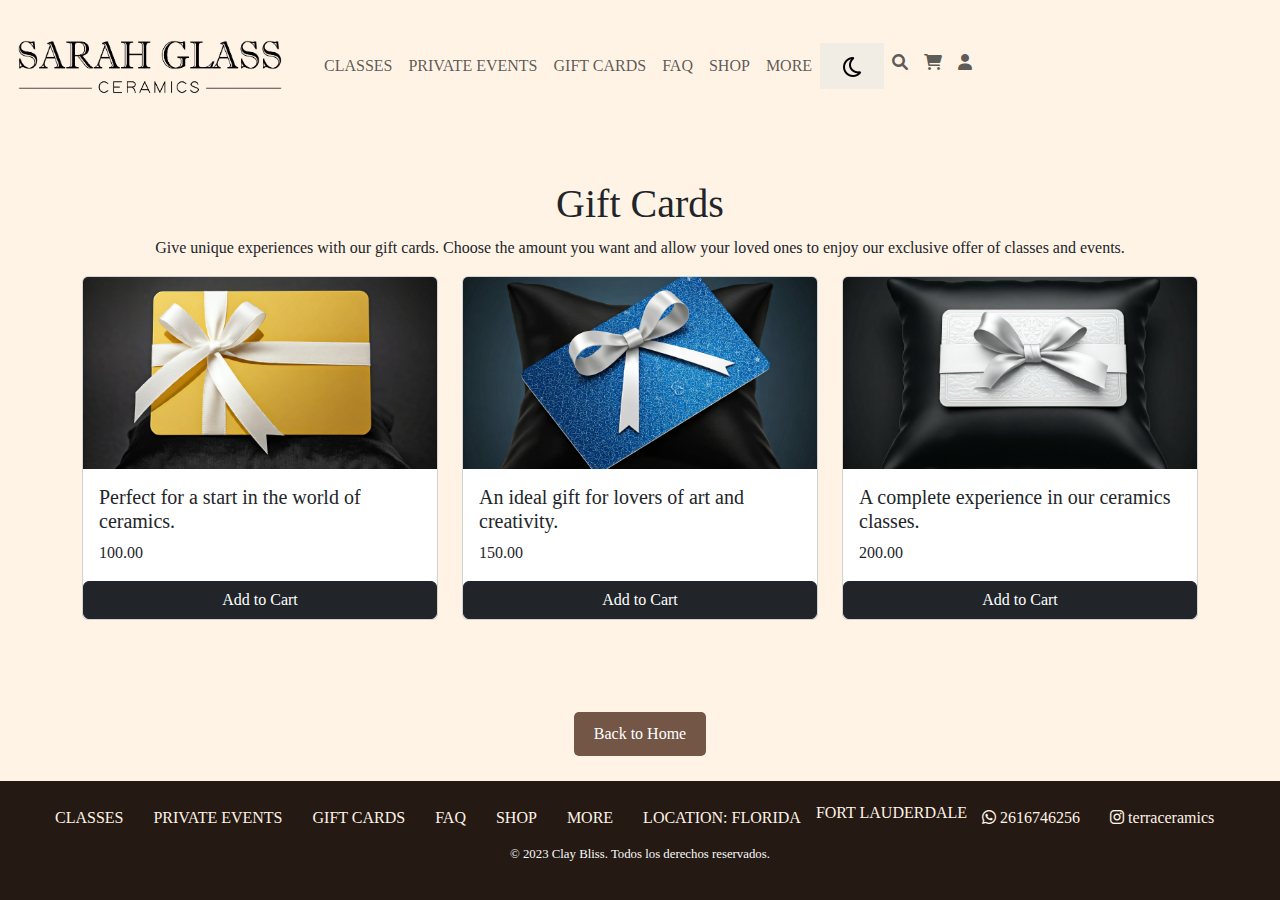
<file: index6.html>
<!DOCTYPE html> 
<html lang="en">
    <head>
        <meta charset="utf-8">
        <meta name="viewport" content="width=device-width, initial-scale=1">
        <title>Gift Cards</title>
        <link rel="stylesheet" href="style.css">
        <link rel="stylesheet" href="https://cdnjs.cloudflare.com/ajax/libs/font-awesome/6.0.0-beta3/css/all.min.css">  
        <link rel="stylesheet" href="https://fonts.google.com/specimen/Poppins?query=Poppins">
        <link href="https://cdn.jsdelivr.net/npm/bootstrap@5.3.3/dist/css/bootstrap.min.css" rel="stylesheet" integrity="sha384-QWTKZyjpPEjISv5WaRU9OFeRpok6YctnYmDr5pNlyT2bRjXh0JMhjY6hW+ALEwIH" crossorigin="anonymous">
    </head>
    <body>
        <div class="container-padre">
            <header class="bg-light">  
                <!-- Encabezado -->  
                <nav class="navbar navbar-expand-lg" id="navbar-inicial">  
                    <a class="navbar-brand" href="#">  
                        <img class="logo" src="./imagenes/Logo.png" alt="Logo" width="300" height="auto">  
                    </a>  
                    <button class="navbar-toggler" type="button" data-bs-toggle="collapse" data-bs-target="#navbarNav" aria-controls="navbarNav" aria-expanded="false" aria-label="Toggle navigation">  
                        <span class="navbar-toggler-icon"></span>  
                    </button>  
                    <div class="collapse navbar-collapse" id="navbarNav">  
                        <ul class="navbar-nav mr-auto">  
                            <li class="nav-item"><a class="nav-link" href="#clases">CLASSES</a></li>  
                            <li class="nav-item"><a class="nav-link" href="./index5.html">PRIVATE EVENTS</a></li>  
                            <li class="nav-item"><a class="nav-link" href="./index6.html">GIFT CARDS</a></li>  
                            <li class="nav-item"><a class="nav-link" href="./index4.html">FAQ</a></li>  
                            <li class="nav-item"><a class="nav-link" href="./index7.html">SHOP</a></li>  
                            <li class="nav-item"><a class="nav-link" href="#more">MORE</a></li>  
                        </ul>  
                        <div class="navbar-nav">  
                            <button id="modo-oscuro-claro" aria-label="Cambiar entre modo claro y oscuro">  
                                <img id="modo-icono" src="./imagenes/dark mode.png" alt="Modo Oscuro" />  
                            </button>  
                            <a class="nav-link" href="#"><i class="fas fa-search"></i></a>  
                            <a class="nav-link" href="#" id="toggle-carrito"><i class="fas fa-shopping-cart"></i></a>  
                            <a class="nav-link" href="./index3.html"><i class="fas fa-user"></i></a>  
                            <div id="carrito" class="carrito">  
                                <h2>Carrito de Compras</h2>  
                                <ul id="carrito-lista"></ul>  
                                <p id="total">Total: \$0</p>  
                                <button id="cerrar-carrito" class="btn btn-danger">Cerrar</button>  
                                <button id="limpiar-carrito" class="btn btn-warning">Limpiar Carrito</button> <!-- Botón de limpiar --> 
                                <button id="comprar-carrito" class="btn btn-success">Comprar</button> 
                            </div> 
                        </div>  
                    </div>   
                </nav>   
            </header>  
            <!-- Contenido principal de Gift Cards -->
            <div class="container my-5">
                <h1 class="text-center">Gift Cards</h1>
                <p class="text-center">
                    Give unique experiences with our gift cards. Choose the amount you want and allow your loved ones to enjoy our exclusive offer of classes and events.</p>
                
                <div class="row">
                    <div class="col-md-4 mb-4">  
                        <div class="card">  
                            <img src="./imagenes/gift-card1.jpg" class="card-img-top" alt="Gift Card 3">
                            <div class="card-body">  
                                <h5 class="card-title">Perfect for a start in the world of ceramics.</h5>  
                                <p class="card-text">100.00</p>  
                            </div>  
                            <a href="#" class="btn btn-dark agregar-al-carrito">Add to Cart</a>  
                        </div>  
                    </div>
                    <div class="col-md-4 mb-4">  
                        <div class="card">  
                            <img src="./imagenes/gift-card2.jpg" class="card-img-top" alt="Gift Card 3">
                            <div class="card-body">  
                                <h5 class="card-title">An ideal gift for lovers of art and creativity.</h5>  
                                <p class="card-text">150.00</p>  
                            </div>  
                            <a href="#" class="btn btn-dark agregar-al-carrito">Add to Cart</a>  
                        </div>  
                    </div>
                    <div class="col-md-4 mb-4">  
                        <div class="card">  
                            <img src="./imagenes/gift-card3.jpg" class="card-img-top" alt="Gift Card 3">
                            <div class="card-body">  
                                <h5 class="card-title">A complete experience in our ceramics classes.</h5>  
                                <p class="card-text">200.00</p>  
                            </div>  
                            <a href="#" class="btn btn-dark agregar-al-carrito">Add to Cart</a>  
                        </div>  
                    </div>
                </div>
            </div>

            <div class="container text-center">
                <a href="index.html" id="btn-volver">Back to Home</a>
            </div>

            <footer class="footer">
                <div class="footer-content">
                    <nav class="nav-links">
                        <a href="#">CLASSES</a>
                        <a href="#">PRIVATE EVENTS</a>
                        <a href="#">GIFT CARDS</a>
                        <a href="#">FAQ</a>
                        <a href="#">SHOP</a>
                        <a href="#">MORE</a>
                        <a href="https://maps.app.goo.gl/x5RfNmLGuk3n5J3i9">LOCATION: FLORIDA</a>
                        <span>FORT LAUDERDALE</span>
                        <a href="https://wa.me/2616746256" class="contact-link">
                            <i class="fab fa-whatsapp"></i> 2616746256
                        </a>
                        <a href="https://www.instagram.com/terraceramics/" class="contact-link">
                            <i class="fab fa-instagram"></i> terraceramics
                        </a>
                    </nav>
                </div>
                <p>&copy; 2023 Clay Bliss. Todos los derechos reservados.</p>
            </footer>
        </div>
        <script src="script.js"></script>
        <script src="https://cdn.jsdelivr.net/npm/bootstrap@5.3.3/dist/js/bootstrap.bundle.min.js" integrity="sha384-YvpcrYf0tY3lHB60NNkmXc5s9fDVZLESaAA55NDzOxhy9GkcIdslK1eN7N6jIeHz" crossorigin="anonymous"></script>
    </body>
</html>
</file>
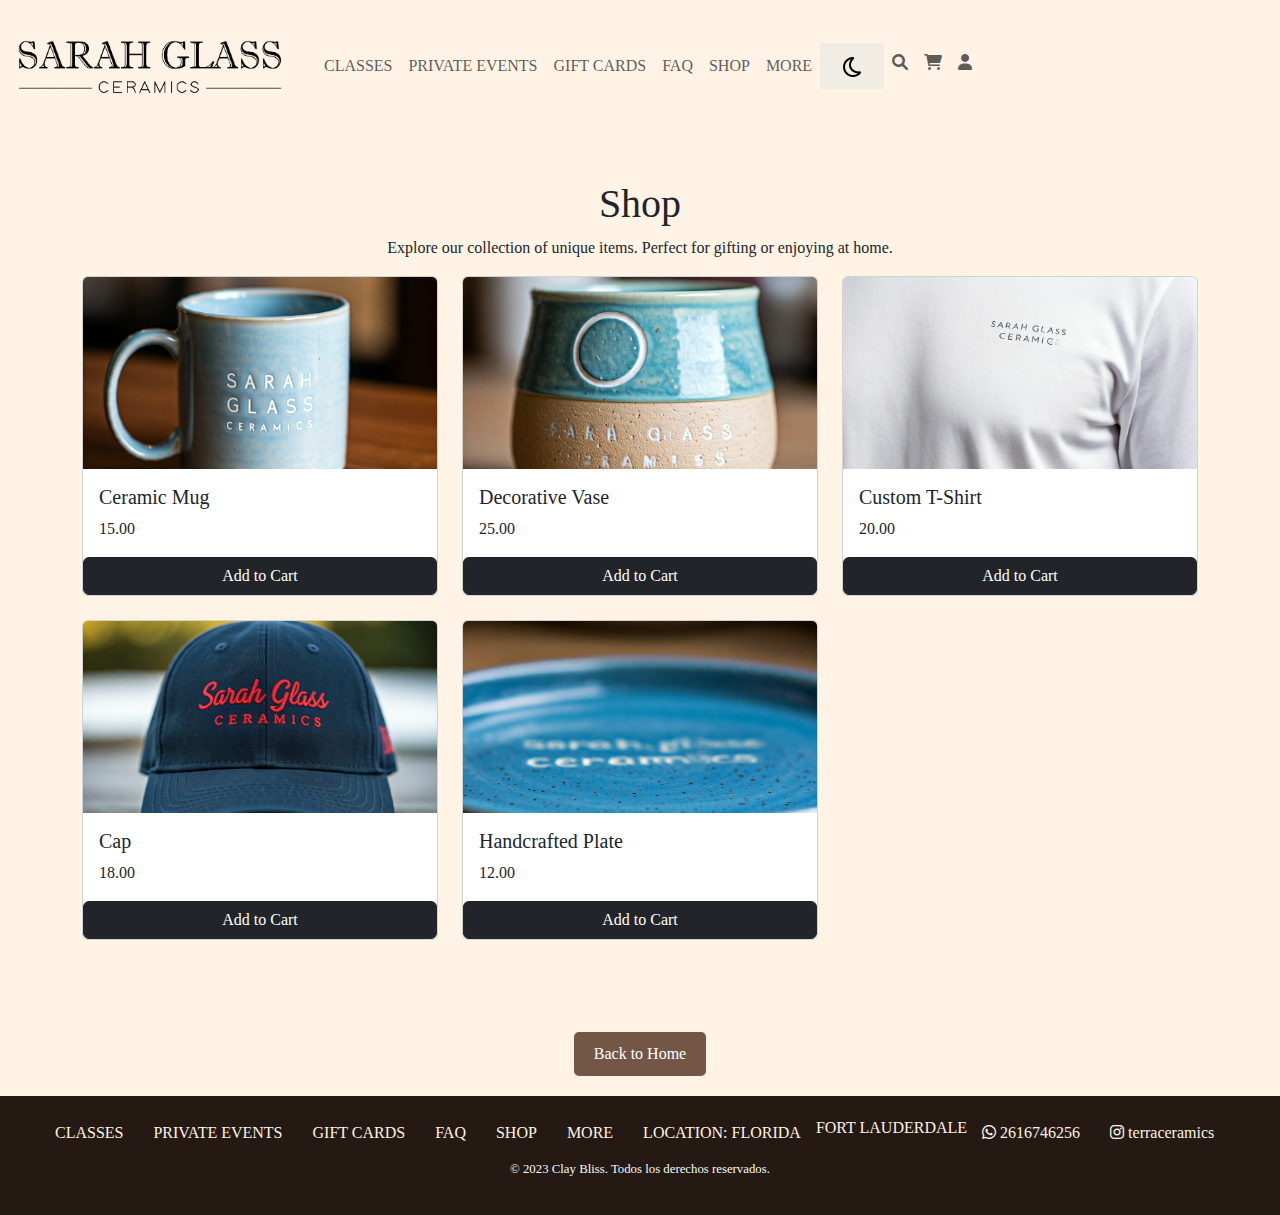
<file: index7.html>
<!DOCTYPE html> 
<html lang="en">
    <head>
        <meta charset="utf-8">
        <meta name="viewport" content="width=device-width, initial-scale=1">
        <title>Shop</title>
        <link rel="stylesheet" href="style.css">
        <link rel="stylesheet" href="https://cdnjs.cloudflare.com/ajax/libs/font-awesome/6.0.0-beta3/css/all.min.css">  
        <link rel="stylesheet" href="https://fonts.google.com/specimen/Poppins?query=Poppins">
        <link href="https://cdn.jsdelivr.net/npm/bootstrap@5.3.3/dist/css/bootstrap.min.css" rel="stylesheet" integrity="sha384-QWTKZyjpPEjISv5WaRU9OFeRpok6YctnYmDr5pNlyT2bRjXh0JMhjY6hW+ALEwIH" crossorigin="anonymous">
    </head>
    <body>
        <div class="container-padre">
            <header class="bg-light">  
                <!-- Encabezado -->  
                <nav class="navbar navbar-expand-lg" id="navbar-inicial">  
                    <a class="navbar-brand" href="#">  
                        <img class="logo" src="./imagenes/Logo.png" alt="Logo" width="300" height="auto">  
                    </a>  
                    <button class="navbar-toggler" type="button" data-bs-toggle="collapse" data-bs-target="#navbarNav" aria-controls="navbarNav" aria-expanded="false" aria-label="Toggle navigation">  
                        <span class="navbar-toggler-icon"></span>  
                    </button>  
                    <div class="collapse navbar-collapse" id="navbarNav">  
                        <ul class="navbar-nav mr-auto">  
                            <li class="nav-item"><a class="nav-link" href="#clases">CLASSES</a></li>  
                            <li class="nav-item"><a class="nav-link" href="./index5.html">PRIVATE EVENTS</a></li>  
                            <li class="nav-item"><a class="nav-link" href="./index6.html">GIFT CARDS</a></li>  
                            <li class="nav-item"><a class="nav-link" href="./index4.html">FAQ</a></li>  
                            <li class="nav-item"><a class="nav-link" href="./index7.html">SHOP</a></li>  
                            <li class="nav-item"><a class="nav-link" href="#more">MORE</a></li>  
                        </ul>  
                        <div class="navbar-nav">  
                            <button id="modo-oscuro-claro" aria-label="Cambiar entre modo claro y oscuro">  
                                <img id="modo-icono" src="./imagenes/dark mode.png" alt="Modo Oscuro" />  
                            </button>  
                            <a class="nav-link" href="#"><i class="fas fa-search"></i></a>  
                            <a class="nav-link" href="#" id="toggle-carrito"><i class="fas fa-shopping-cart"></i></a>  
                            <a class="nav-link" href="./index3.html"><i class="fas fa-user"></i></a>  
                            <div id="carrito" class="carrito">  
                                <h2>Carrito de Compras</h2>  
                                <ul id="carrito-lista"></ul>  
                                <p id="total">Total: \$0</p>  
                                <button id="cerrar-carrito" class="btn btn-danger">Cerrar</button>  
                                <button id="limpiar-carrito" class="btn btn-warning">Limpiar Carrito</button> <!-- Botón de limpiar --> 
                                <button id="comprar-carrito" class="btn btn-success">Comprar</button> 
                            </div> 
                        </div>  
                    </div>   
                </nav>   
            </header>  
            <!-- Contenido principal de la tienda -->
            <div class="container my-5">
                <h1 class="text-center">Shop</h1>
                <p class="text-center">Explore our collection of unique items. Perfect for gifting or enjoying at home.</p>
            
                <div class="row">
                    <!-- Card 1 -->
                    <div class="col-md-4 mb-4">
                        <div class="card">
                            <img src="./imagenes/taza.jpg" class="card-img-top" alt="Ceramic Mug">
                            <div class="card-body">
                                <h5 class="card-title">Ceramic Mug</h5>
                                <p class="card-text">15.00</p>
                            </div>
                            <a href="#" class="btn btn-dark agregar-al-carrito">Add to Cart</a>
                        </div>
                    </div>
            
                    <!-- Card 2 -->
                    <div class="col-md-4 mb-4">
                        <div class="card">
                            <img src="./imagenes/vasija.jpg" class="card-img-top" alt="Decorative Vase">
                            <div class="card-body">
                                <h5 class="card-title">Decorative Vase</h5>
                                <p class="card-text">25.00</p>
                            </div>
                            <a href="#" class="btn btn-dark agregar-al-carrito">Add to Cart</a>
                        </div>
                    </div>
            
                    <!-- Card 3 -->
                    <div class="col-md-4 mb-4">
                        <div class="card">
                            <img src="./imagenes/remera.jpg" class="card-img-top" alt="Custom T-Shirt">
                            <div class="card-body">
                                <h5 class="card-title">Custom T-Shirt</h5>
                                <p class="card-text">20.00</p>
                            </div>
                            <a href="#" class="btn btn-dark agregar-al-carrito">Add to Cart</a>
                        </div>
                    </div>
            
                    <!-- Card 4 -->
                    <div class="col-md-4 mb-4">
                        <div class="card">
                            <img src="./imagenes/gorra.jpg" class="card-img-top" alt="Cap">
                            <div class="card-body">
                                <h5 class="card-title">Cap</h5>
                                <p class="card-text">18.00</p>
                            </div>
                            <a href="#" class="btn btn-dark agregar-al-carrito">Add to Cart</a>
                        </div>
                    </div>
            
                    <!-- Card 5 -->
                    <div class="col-md-4 mb-4">
                        <div class="card">
                            <img src="./imagenes/plato.jpg" class="card-img-top" alt="Handcrafted Plate">
                            <div class="card-body">
                                <h5 class="card-title">Handcrafted Plate</h5>
                                <p class="card-text">12.00</p>
                            </div>
                            <a href="#" class="btn btn-dark agregar-al-carrito">Add to Cart</a>
                        </div>
                    </div>
                </div>
            </div>

            <div class="container text-center">
                <a href="index.html" id="btn-volver">Back to Home</a>
            </div>

            <footer class="footer">
                <div class="footer-content">
                    <nav class="nav-links">
                        <a href="#">CLASSES</a>
                        <a href="#">PRIVATE EVENTS</a>
                        <a href="#">GIFT CARDS</a>
                        <a href="#">FAQ</a>
                        <a href="#">SHOP</a>
                        <a href="#">MORE</a>
                        <a href="https://maps.app.goo.gl/x5RfNmLGuk3n5J3i9">LOCATION: FLORIDA</a>
                        <span>FORT LAUDERDALE</span>
                        <a href="https://wa.me/2616746256" class="contact-link">
                            <i class="fab fa-whatsapp"></i> 2616746256
                        </a>
                        <a href="https://www.instagram.com/terraceramics/" class="contact-link">
                            <i class="fab fa-instagram"></i> terraceramics
                        </a>
                    </nav>
                </div>
                <p>&copy; 2023 Clay Bliss. Todos los derechos reservados.</p>
            </footer>
        </div>
        <script src="script.js"></script>
        <script src="https://cdn.jsdelivr.net/npm/bootstrap@5.3.3/dist/js/bootstrap.bundle.min.js" integrity="sha384-YvpcrYf0tY3lHB60NNkmXc5s9fDVZLESaAA55NDzOxhy9GkcIdslK1eN7N6jIeHz" crossorigin="anonymous"></script>
    </body>
</html>
</file>
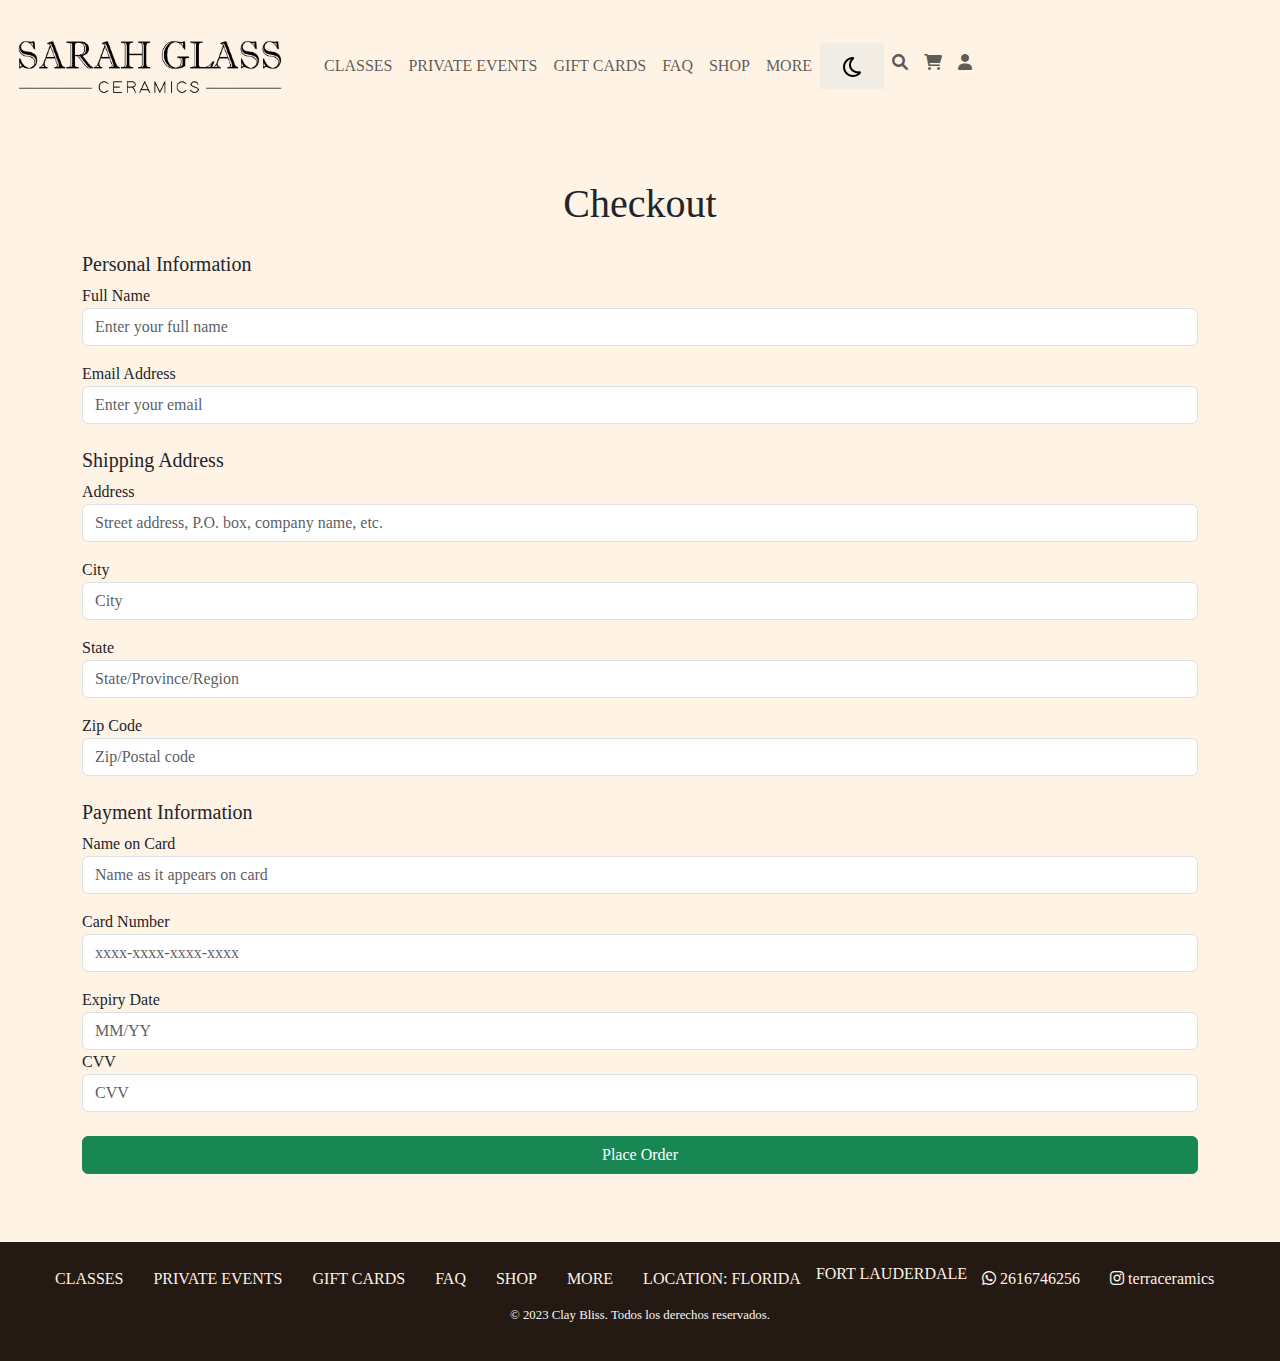
<file: index8.html>
<!DOCTYPE html>
<html lang="en">
<head>
    <meta charset="utf-8">
    <meta name="viewport" content="width=device-width, initial-scale=1">
    <title>Checkout</title>
    <link rel="stylesheet" href="style.css">
    <link rel="stylesheet" href="https://cdnjs.cloudflare.com/ajax/libs/font-awesome/6.0.0-beta3/css/all.min.css">
    <link rel="stylesheet" href="https://fonts.google.com/specimen/Poppins?query=Poppins">
    <link href="https://cdn.jsdelivr.net/npm/bootstrap@5.3.3/dist/css/bootstrap.min.css" rel="stylesheet" integrity="sha384-QWTKZyjpPEjISv5WaRU9OFeRpok6YctnYmDr5pNlyT2bRjXh0JMhjY6hW+ALEwIH" crossorigin="anonymous">
</head>
<body>
    <div class="container-padre">
        <header class="bg-light">  
            <!-- Encabezado -->  
            <nav class="navbar navbar-expand-lg" id="navbar-inicial">  
                <a class="navbar-brand" href="#">  
                    <img class="logo" src="./imagenes/Logo.png" alt="Logo" width="300" height="auto">  
                </a>  
                <button class="navbar-toggler" type="button" data-bs-toggle="collapse" data-bs-target="#navbarNav" aria-controls="navbarNav" aria-expanded="false" aria-label="Toggle navigation">  
                    <span class="navbar-toggler-icon"></span>  
                </button>  
                <div class="collapse navbar-collapse" id="navbarNav">  
                    <ul class="navbar-nav mr-auto">  
                        <li class="nav-item"><a class="nav-link" href="#clases">CLASSES</a></li>  
                        <li class="nav-item"><a class="nav-link" href="./index5.html">PRIVATE EVENTS</a></li>  
                        <li class="nav-item"><a class="nav-link" href="./index6.html">GIFT CARDS</a></li>  
                        <li class="nav-item"><a class="nav-link" href="./index4.html">FAQ</a></li>  
                        <li class="nav-item"><a class="nav-link" href="./index7.html">SHOP</a></li>  
                        <li class="nav-item"><a class="nav-link" href="#more">MORE</a></li>  
                    </ul>  
                    <div class="navbar-nav">  
                        <button id="modo-oscuro-claro" aria-label="Cambiar entre modo claro y oscuro">  
                            <img id="modo-icono" src="./imagenes/dark mode.png" alt="Modo Oscuro" />  
                        </button>  
                        <a class="nav-link" href="#"><i class="fas fa-search"></i></a>  
                        <a class="nav-link" href="#" id="toggle-carrito"><i class="fas fa-shopping-cart"></i></a>  
                        <a class="nav-link" href="./index3.html"><i class="fas fa-user"></i></a>  
                    </div>  
                </div>   
            </nav>   
        </header>  

        <main>
            <div class="container mt-5">
                <h1 class="text-center mb-4">Checkout</h1>
                <form>
                    <!-- Información Personal -->
                    <div class="mb-4">
                        <h5>Personal Information</h5>
                        <div class="form-group">
                            <label for="fullName">Full Name</label>
                            <input type="text" class="form-control" id="fullName" placeholder="Enter your full name" required>
                        </div>
                        <div class="form-group mt-3">
                            <label for="email">Email Address</label>
                            <input type="email" class="form-control" id="email" placeholder="Enter your email" required>
                        </div>
                    </div>

                    <!-- Dirección de Envío -->
                    <div class="mb-4">
                        <h5>Shipping Address</h5>
                        <div class="form-group">
                            <label for="address">Address</label>
                            <input type="text" class="form-control" id="address" placeholder="Street address, P.O. box, company name, etc." required>
                        </div>
                        <div class="form-group mt-3">
                            <label for="city">City</label>
                            <input type="text" class="form-control" id="city" placeholder="City" required>
                        </div>
                        <div class="form-group mt-3">
                            <label for="state">State</label>
                            <input type="text" class="form-control" id="state" placeholder="State/Province/Region" required>
                        </div>
                        <div class="form-group mt-3">
                            <label for="zip">Zip Code</label>
                            <input type="text" class="form-control" id="zip" placeholder="Zip/Postal code" required>
                        </div>
                    </div>

                    <!-- Método de Pago -->
                    <div class="mb-4">
                        <h5>Payment Information</h5>
                        <div class="form-group">
                            <label for="cardName">Name on Card</label>
                            <input type="text" class="form-control" id="cardName" placeholder="Name as it appears on card" required>
                        </div>
                        <div class="form-group mt-3">
                            <label for="cardNumber">Card Number</label>
                            <input type="text" class="form-control" id="cardNumber" placeholder="xxxx-xxxx-xxxx-xxxx" required>
                        </div>
                        <div class="form-row mt-3">
                            <div class="col">
                                <label for="expiryDate">Expiry Date</label>
                                <input type="text" class="form-control" id="expiryDate" placeholder="MM/YY" required>
                            </div>
                            <div class="col">
                                <label for="cvv">CVV</label>
                                <input type="text" class="form-control" id="cvv" placeholder="CVV" required>
                            </div>
                        </div>
                    </div>

                    <button type="submit" class="btn btn-success w-100">Place Order</button>
                </form>
            </div>
        </main>

        <footer class="footer mt-5">  
            <div class="footer-content">  
                <nav class="nav-links">  
                    <a href="#">CLASSES</a>  
                    <a href="#">PRIVATE EVENTS</a>  
                    <a href="#">GIFT CARDS</a>  
                    <a href="#">FAQ</a>  
                    <a href="#">SHOP</a>  
                    <a href="#">MORE</a>  
                    <a href="https://maps.app.goo.gl/x5RfNmLGuk3n5J3i9">LOCATION: FLORIDA</a>  
                    <span>FORT LAUDERDALE</span>  
                    <a href="https://wa.me/2616746256" class="contact-link">  
                        <i class="fab fa-whatsapp"></i> 2616746256  
                    </a>  
                    <a href="https://www.instagram.com/terraceramics/" class="contact-link">  
                        <i class="fab fa-instagram"></i> terraceramics  
                    </a>  
                </nav>  
            </div>   
            <p>&copy; 2023 Clay Bliss. Todos los derechos reservados.</p>  
        </footer>
    </div>

    <script src="script.js"></script>
    <script src="https://cdn.jsdelivr.net/npm/bootstrap@5.3.3/dist/js/bootstrap.bundle.min.js" integrity="sha384-YvpcrYf0tY3lHB60NNkmXc5s9fDVZLESaAA55NDzOxhy9GkcIdslK1eN7N6jIeHz" crossorigin="anonymous"></script>
</body>
</html>
</file>
<file: style.css>
body {  
    margin: 0; /* Eliminar margen predeterminado del body */  
    padding: 0; /* Eliminar padding predeterminado del body */  
}  


.container {  
    margin-bottom: 20px; /* Este también puede ser ajustado */  
}  

.carrusel {  
    max-width: 1200px; /* Ancho máximo del carrusel */  
    margin: 0 auto; /* Centra el carrusel horizontalmente */  
    padding: 20px; /* Espaciado interno */  
    overflow: hidden; /* Asegúrate de que el contenido no se desborde */  
}  

.fotocarrusel {  
        height: 400px; /* Altura fija para todas las pantallas */
        width: 100%;  /* Ancho completo del contenedor */  
        object-fit: cover; /* Ajusta la imagen para que llene el contenedor */  
  
    
    /* Estilos para pantallas pequeñas (sm) */
    @media (max-width: 576px) {  
        .fotocarrusel {  
            height: 200px; /* Altura para pantallas pequeñas */  
        }  
    }  
    
    /* Estilos para pantallas medianas (md) */  
    @media (min-width: 577px) and (max-width: 768px) {  
        .fotocarrusel {  
            height: 300px; /* Altura para pantallas medianas */  
        }  
    }  
    
    /* Estilos para pantallas grandes (lg) */  
    @media (min-width: 769px) {  
        .fotocarrusel {  
            height: 400px; /* Altura para pantallas grandes */  
        }  
    }  
    
}

/* Estilos de las tarjetas */  
.card {  
    border: none; /* Sin marco */  
    border-radius: 10px; /* Esquinas redondeadas */  
    transition: transform 0.2s, box-shadow 0.2s; /* Efecto de hover */  
  
}  

.img{
    height: 200px;
    width: auto;
}
.card:hover {  
    transform: scale(1.05); /* Aumentar tamaño al pasar el cursor */  
    box-shadow: 4px 20px rgba(0, 0, 0, 0.2); /* Sombra al pasar el cursor */  
}  

/* Estilo específico para la sección superpuesta */  


.overlay {  
    position: absolute;  
    top: 50%;  
    left: 40%; /* Centrar horizontalmente */  
    transform: translate(-50%, -50%); /* Centramos ambos ejes */  
    color: white;  
    text-align: center;  
    z-index: 1;  
}  

.overlay h4 { /* Cambia h2 a h4 para que coincida con el HTML */  
    font-size: 2rem;    
    margin-bottom: 20px;  
    color: #f8f9fa;  
    font-family: 'Poppins', light;  
}  

.overlay .btn {  
    padding: 8px 12px;  
    font-size: 0.9rem;  
    border-radius: 18px;  
    margin-top: 10px; /* Espacio entre el texto y el botón */  
}  

.footer {  
    background-color: #241913; /* Color oscuro */  
    color: #FFF3E6; /* Color claro para el texto */  
    text-align: center;  
    padding: 20px 0;  
}  

.footer-content {  
    display: flex;  
    justify-content: space-between;  
    align-items: center;  
    max-width: 1200px;  
    margin: 0 auto;  
    flex-wrap: wrap;  
}  


.nav-links {  
    display: flex;  
    flex-wrap: wrap ;  /* Evita que los enlaces se envuelvan */
    justify-content: center; /* Centra los enlaces horizontalmente */  
}  

.nav-links a {  
    color: #FFF3E6;  
    text-decoration: none;  
    margin: 0 10px;  
    padding: 5px;  
}  

.nav-links a:hover {  
    color: #f8f9fa;  
}  

.contact-link {  
    margin-left: 15px; /* Espacio entre los enlaces de contacto */  
}  

/* Estilo para el texto adicional */  
.footer p {  
    margin-top: 10px; /* Espacio entre el contenido del footer y el texto adicional */  
    font-size: 0.8rem; /* Tamaño del texto más pequeño */  
    color: #f8f9fa; /* Color del texto adicional */  
}  

/* SCROLL CSS */
/* Estilo de secciones animadas  */

/* Estado inicial */
#volverArriba {
    display: none;
    position: fixed;
    bottom: 20px;
    right: 30px;
    z-index: 99;
    font-size: 18px;
    border: none;
    outline: none;
    background-color: #555;
    color: white;
    cursor: pointer;
    padding: 15px;
    border-radius: 4px;
    transition: opacity 0.5s; /* Agrega una transición de opacidad */
}
#volverArriba:hover {
    background-color: #666;
}
/* modo oscuro */

.container-padre {  
    font-family: 'Poppins', light;   
    background-color: #FFF3E6; /* Fondo claro por defecto */  
    margin: 0; /* Sin margen */  
    transition: background-color 0.3s, color 0.3s; /* Animaciones suaves */  
}  

.navbar {  
    background-color: #FFF3E6 ; /* Fondo en modo claro */  
    padding: 10px;  
    display: flex;  
    justify-content: space-between;  
    align-items: center;  
}  

.navbar-brand {  
    font-size: 24px;  
    color: #735646; /* Color del texto en la navbar */  
}  

#modo-oscuro-claro {  
    background-color: #F2EDE4; /* Color de fondo del botón en modo claro */  
    color: #121212; /* Texto en modo claro */  
    border: none;  
    padding: 10px 20px;  
    font-size: 16px;  
    cursor: pointer;  
    transition: background-color 0.3s, color 0.3s; /* Suave transición */  
}  

#modo-oscuro-claro:hover {  
    background-color: #BBB9AF; /* Color al pasar el mouse en modo claro */  
}  

.container-padre.modo-oscuro {  
    background-color: #735646; /* Fondo en modo oscuro */  
    color: #E6E0D4; /* Texto en modo oscuro */  
}  

.container-padre.modo-oscuro .navbar {  
    background-color: #735646; /* Fondo oscuro para la navbar */  
}  

.container-padre.modo-oscuro .navbar-brand {  
    color: #F2EDE4; /* Color del texto en la navbar en modo oscuro */  
}  

.container-padre.modo-oscuro #modo-oscuro-claro {  
    background-color: transparent; /* Fondo transparente en modo oscuro */  
}  

.container-padre.modo-oscuro #modo-oscuro-claro:hover {  
    background-color: #735646; /* Color de fondo del botón al pasar el mouse en modo oscuro, igual que el contenedor */  
}  

#modo-oscuro-claro img {  
    width: 24px; /* Ancho de la imagen */  
    height: 24px; /* Alto de la imagen */  
    transition: transform 0.3s; /* Efecto suave al cambiar */  
}  

#modo-oscuro-claro:hover img {  
    transform: scale(1.5); /* Agrandar imagen al pasar el mouse */  
}


/* Carrito CSS */  
#carrito ul {  
    list-style-type: none;  
    padding: 0;  
}
#carrito {  
    display: none; /* Ocultar el carrito inicialmente */  
    position: absolute; /* Para que se posicione sobre el contenido */  
    background-color: #fff; /* Fondo blanco */  
    border: 1px solid #ccc; /* Borde gris */  
    padding: 15px;  
    width: 250px; /* Ancho del carrito */  
    margin-top: 10px; /* Espacio entre el ícono y el carrito */  
    right: 20px; /* Alinear a la derecha */  
    z-index: 1000; /* Por encima de otros elementos */  
    box-shadow: 0 2px 10px rgba(0, 0, 0, 0.1); /* Sombra */  
    transition: all 0.3s ease; /* Transición suave */  
}  

#carrito-lista {  
    list-style: none; /* Sin viñetas */  
    padding: 0; /* Sin padding */  
}  

#carrito-lista li {  
    display: flex; /* Flexbox para alinear ítems */  
    align-items: center; /* Centrar verticalmente */  
    margin-bottom: 10px; /* Espacio entre elementos */  
}  

#carrito-lista img {  
    width: 50px; /* Ancho de las imágenes */  
    height: 50px; /* Alto de las imágenes */  
    margin-right: 10px; /* Espacio a la derecha de la imagen */  
}  
#limpiar-carrito {  
    margin-top: 10px; /* Margen superior para espaciar del botón de cerrar */  
}  
/*Estilos segunda pagina*/
.img-fluid {  
    height: 200px;  
    width: auto;  
    box-shadow: 0 2px 10px rgba(0, 0, 0, 0.1); /* Sombra */  
    transition: all 0.3s ease; /* Transición suave */  
}  
.img-fluid:hover img {  
    transform: scale(1.5); /* Agrandar imagen al pasar el mouse */  
}  

#btn-volver {  
    display: inline-block; /* Para que se comporte como un botón */  
    margin-top: 20px; /* Espacio superior */  
    padding: 10px 20px; /* Espaciado interno */  
    font-size: 16px;  /* Tamaño del texto */  
    text-decoration: none; /* Sin subrayado */  
    color: white; /* Color del texto */  
    background-color:#735646; /* Color de fondo (azul) */  
    border-radius: 5px; /* Bordes redondeados */  
    transition: background-color 0.3s ease; /* Transición suave del color de fondo */  
}  

#btn-volver:hover {  
    background-color: #ae8067; /* Color al pasar el mouse (azul más oscuro) */  
}  
/* Estilos de gift cards */
.card-img-top {  
    width: 100%;  
    height: 15vw;  
    object-fit: cover;  
}
html, body {
    height: 100%; /* Asegura que el cuerpo ocupe todo el alto del viewport */
    margin: 0;
}

.container-padre {
    display: flex;
    flex-direction: column;
    min-height: 100vh; /* Mínimo igual al alto de la ventana */
}

main {
    flex: 1; /* Hace que el contenido principal ocupe el espacio disponible */
}

footer {
    margin-top: auto; /* Empuja el footer hacia el fondo */
}
</file>
